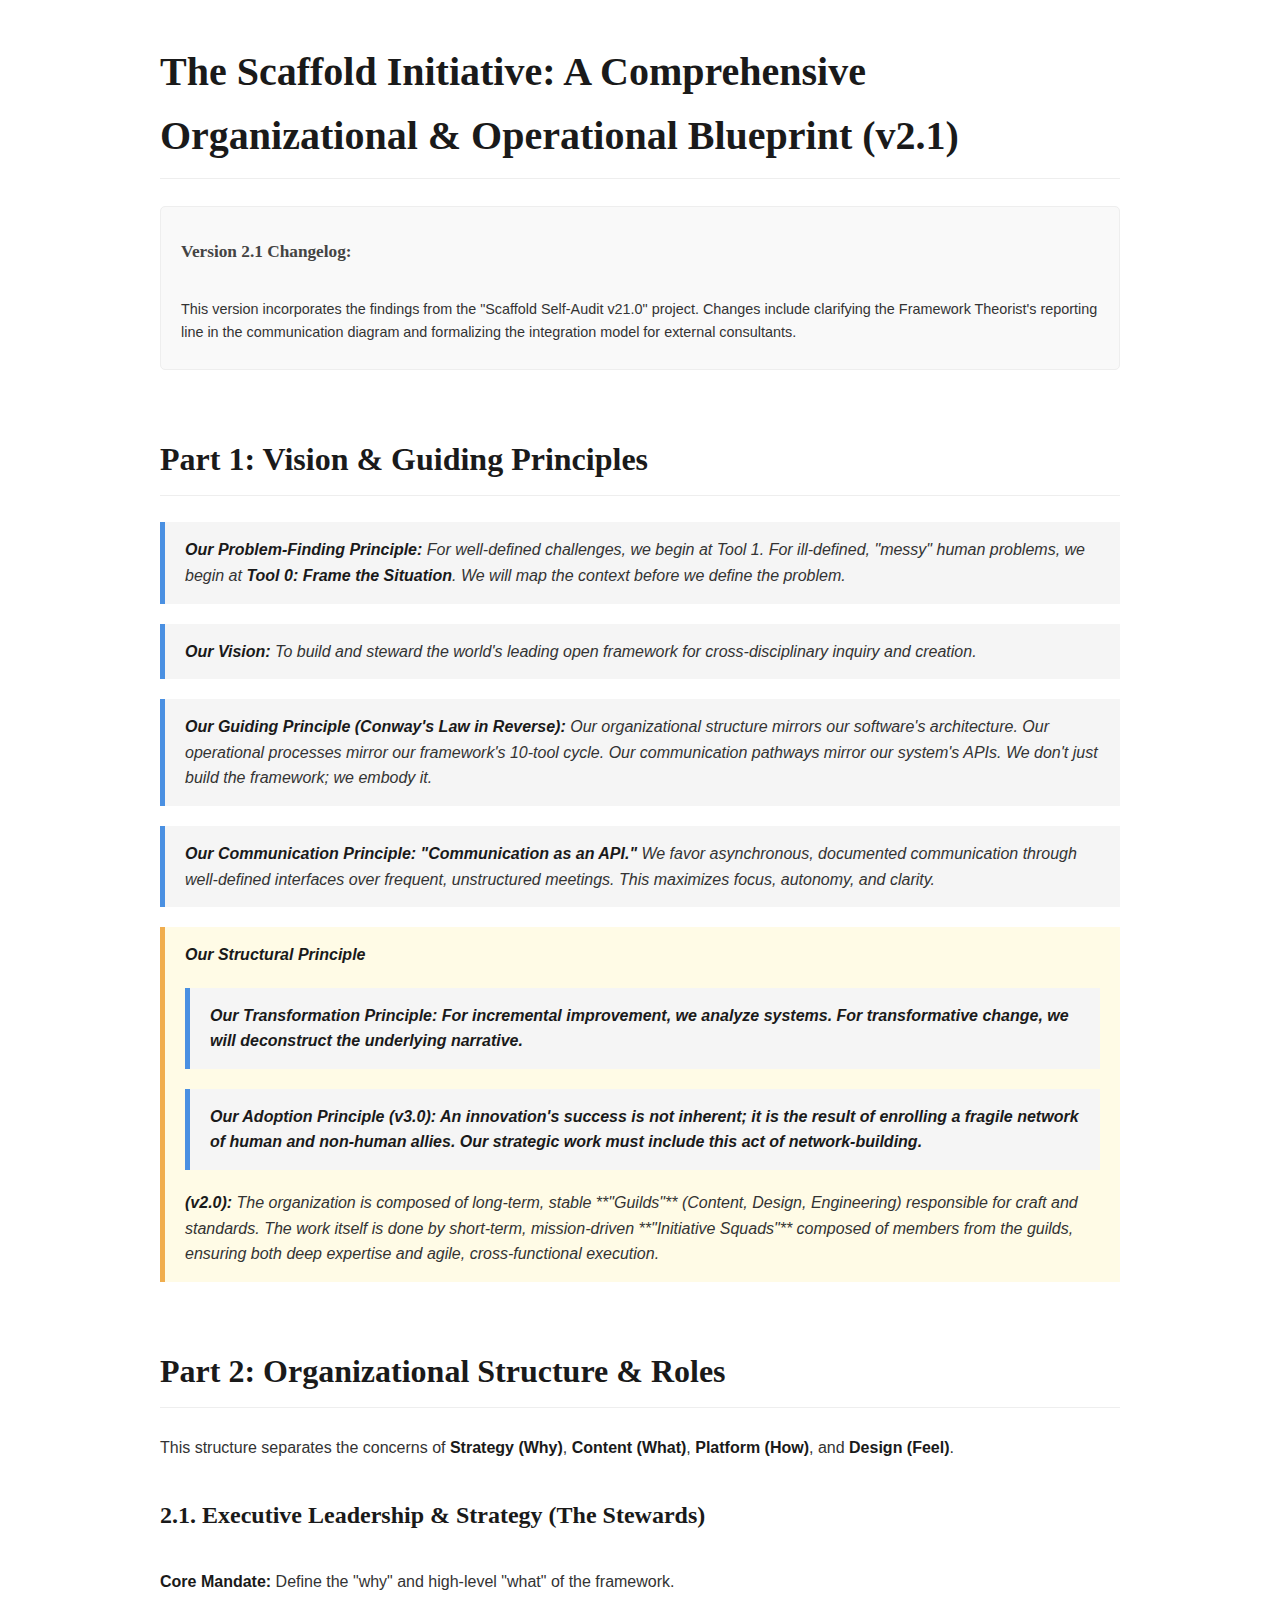
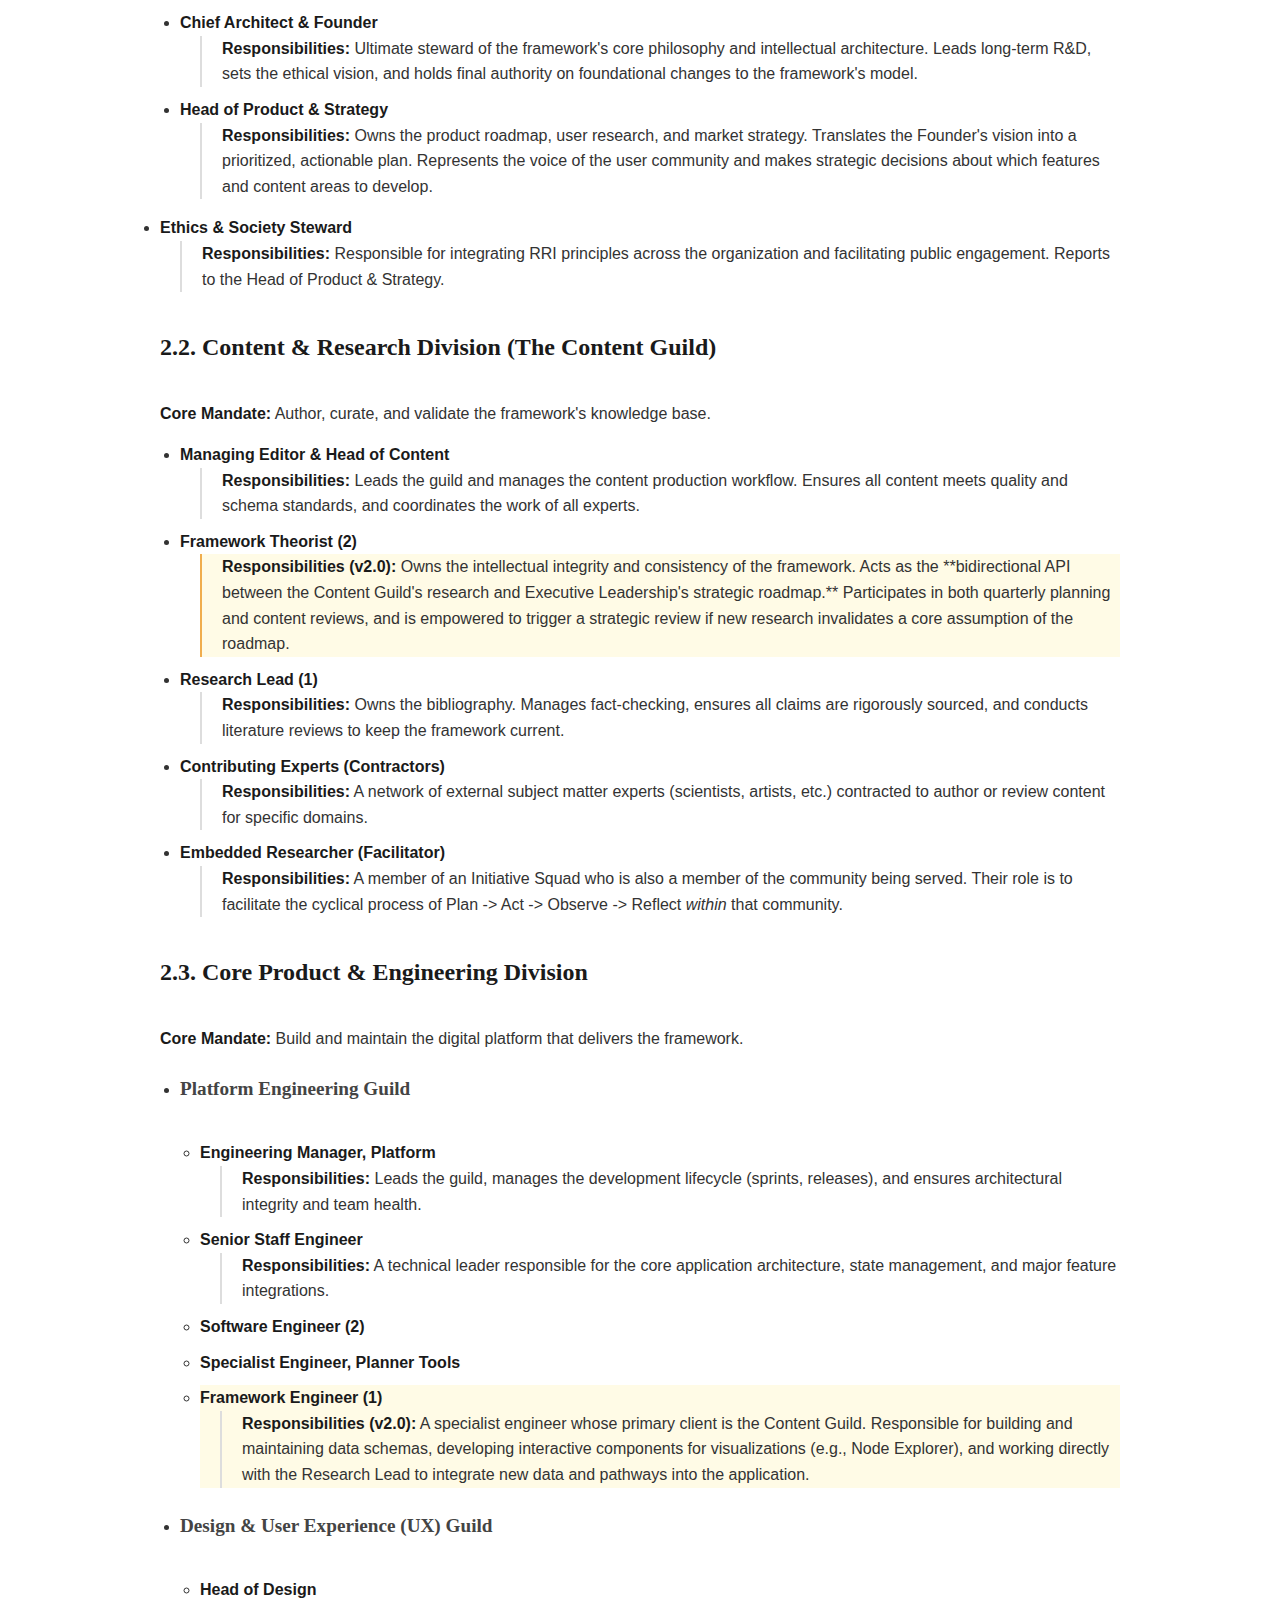
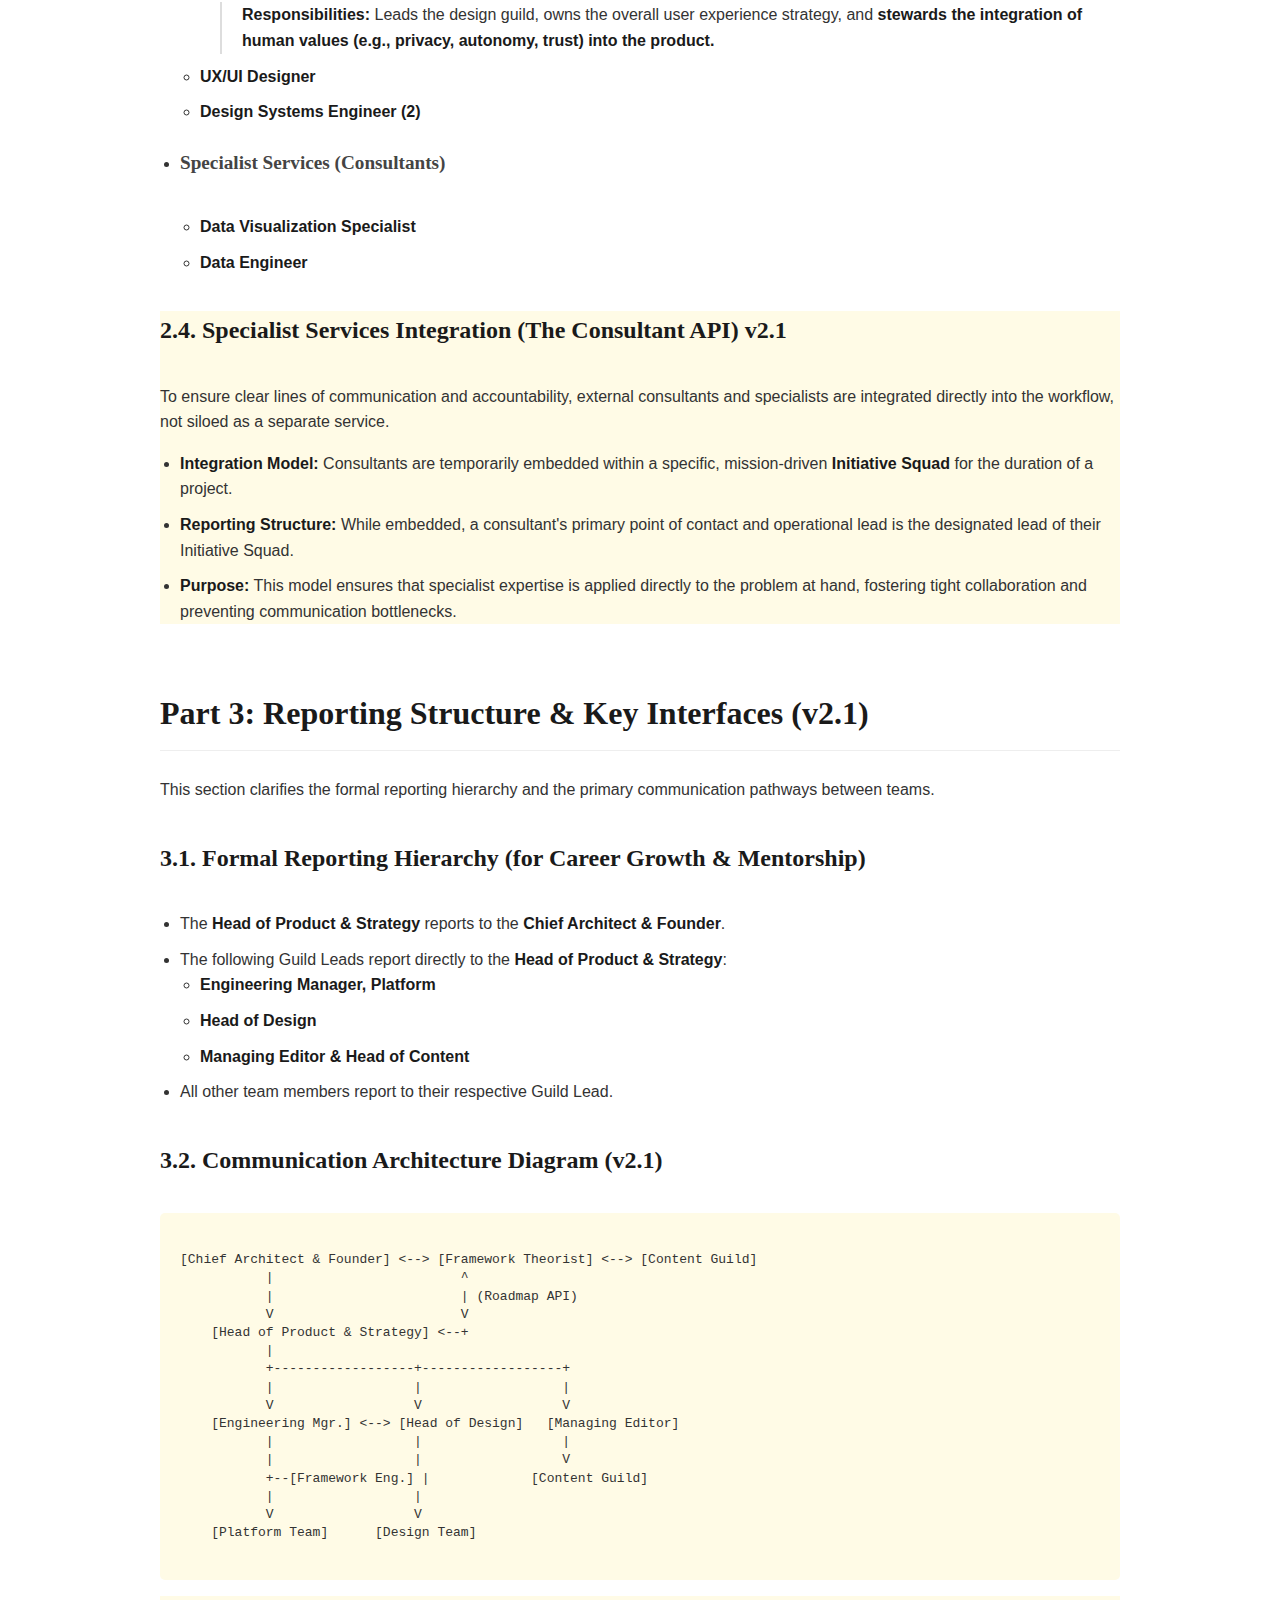
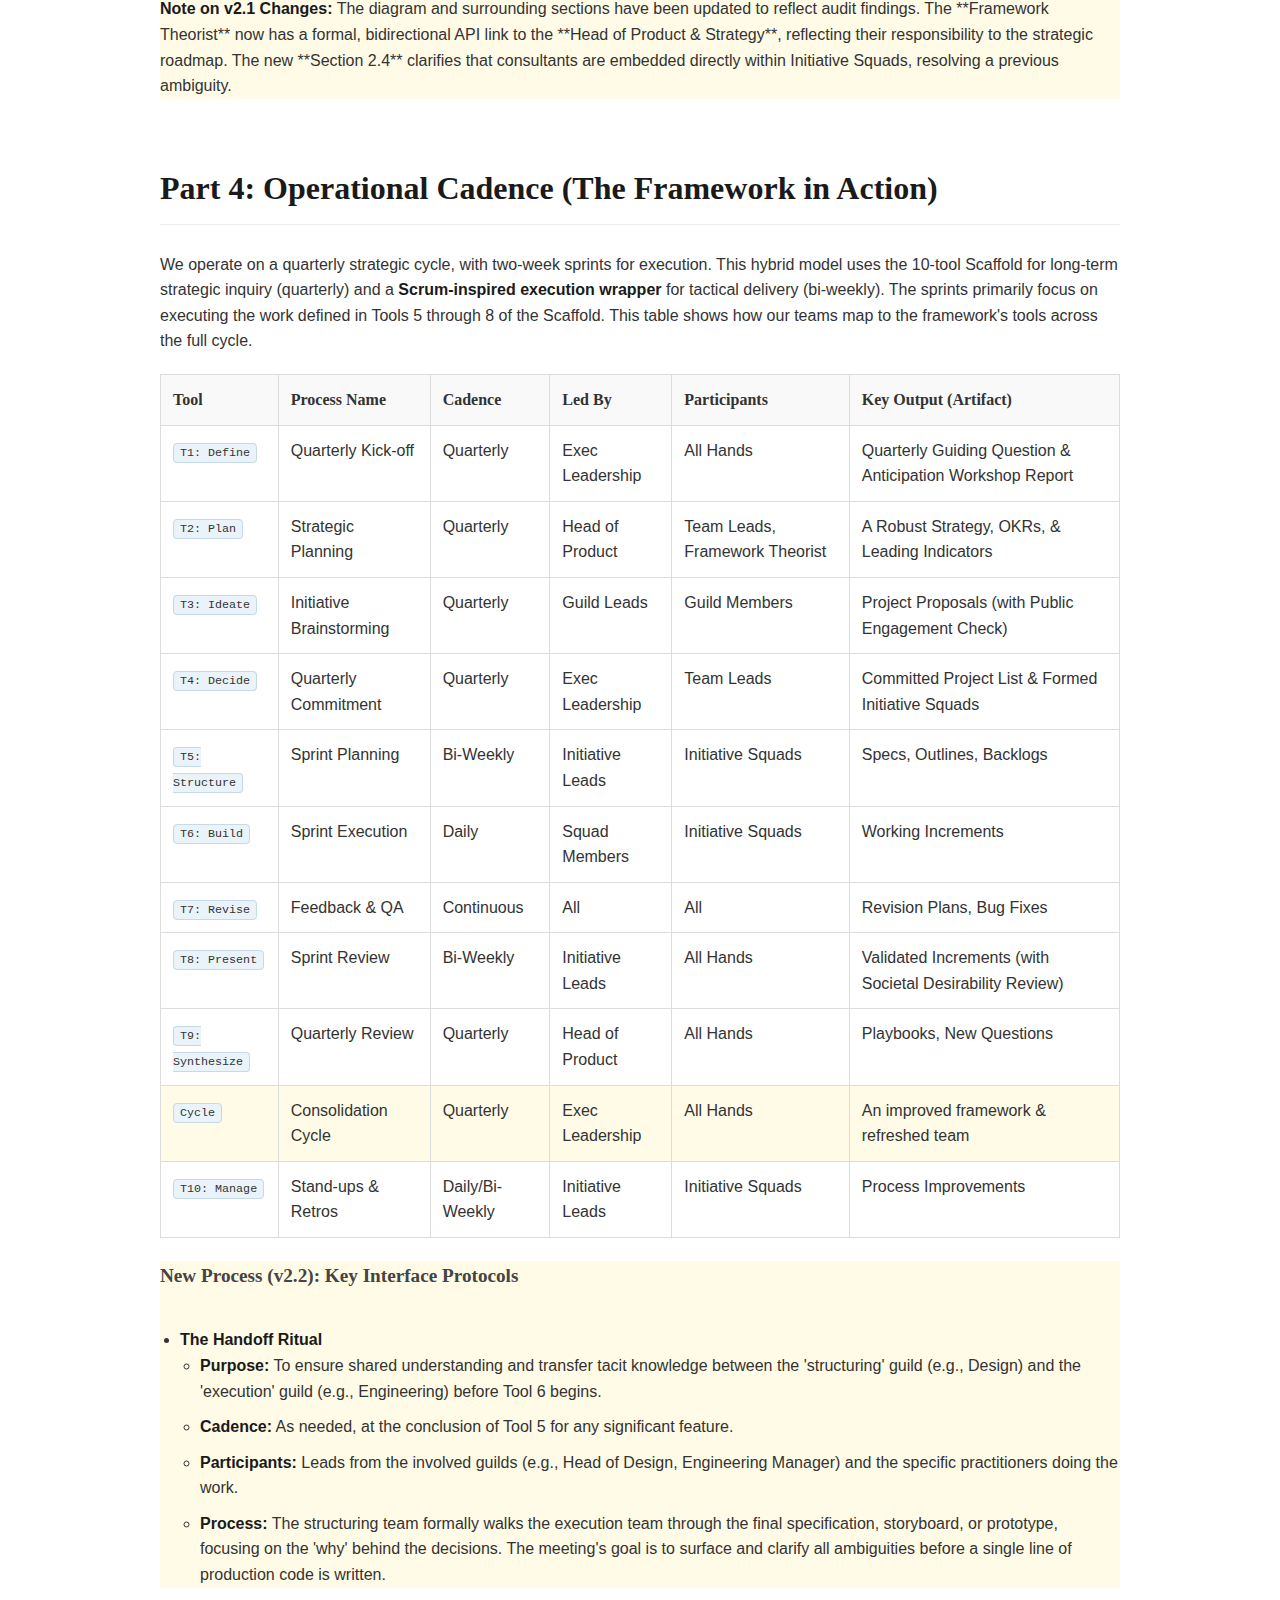
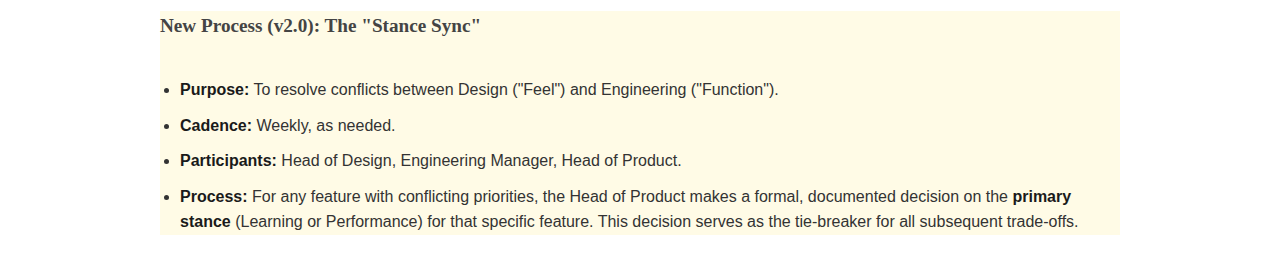
<file: Conway's Law Applied.html>
﻿<!DOCTYPE html>
<html lang="en">
<head>
    <meta charset="UTF-8">
    <meta name="viewport" content="width=device-width, initial-scale=1.0">
    <title>The Scaffold Initiative: Organizational & Operational Blueprint v2.1</title>
    <style>
        body {
            font-family: -apple-system, BlinkMacSystemFont, "Segoe UI", Roboto, Helvetica, Arial, sans-serif;
            line-height: 1.6;
            color: #333;
            max-width: 960px;
            margin: 40px auto;
            padding: 0 20px;
        }
        h1, h2, h3, h4 {
            font-family: "Georgia", "Times New Roman", serif;
            color: #1a1a1a;
            border-bottom: 1px solid #eee;
            padding-bottom: 10px;
        }
        h1 { font-size: 2.5em; }
        h2 { font-size: 2em; margin-top: 2em; }
        h3 { font-size: 1.5em; margin-top: 1.5em; border-bottom: none; }
        h4 { font-size: 1.2em; margin-top: 1.2em; border-bottom: none; color: #444; }
        .principle {
            background-color: #f5f5f5;
            border-left: 5px solid #4a90e2;
            padding: 15px 20px;
            margin: 20px 0;
            font-style: italic;
        }
        ul, ol {
            padding-left: 20px;
        }
        li {
            margin-bottom: 10px;
        }
        strong {
            color: #1a1a1a;
        }
        .role {
            margin-left: 20px;
            padding-left: 20px;
            border-left: 2px solid #ddd;
        }
        table {
            width: 100%;
            border-collapse: collapse;
            margin-top: 20px;
        }
        th, td {
            border: 1px solid #ddd;
            padding: 12px;
            text-align: left;
            vertical-align: top;
        }
        th {
            background-color: #f9f9f9;
            font-family: "Georgia", serif;
        }
        .org-chart {
            font-family: monospace;
            background-color: #f5f5f5;
            padding: 20px;
            border-radius: 5px;
            white-space: pre;
            overflow-x: auto;
            line-height: 1.4;
        }
        .tool-highlight {
            background-color: #eaf3f9;
            padding: 2px 6px;
            border-radius: 4px;
            font-family: monospace;
            font-size: 0.9em;
            border: 1px solid #c5d9e8;
        }
        .revision {
            background-color: #fffbe6;
            border-left-color: #f0ad4e;
        }
        .changelog {
            font-size: 0.9em;
            background-color: #f9f9f9;
            border: 1px solid #eee;
            padding: 10px 20px;
            margin-top: 20px;
            border-radius: 5px;
        }
    </style>
</head>
<body>

<!-- HTML@Conway''s Law Applied.html::document.header.title -->
    <h1>The Scaffold Initiative: A Comprehensive Organizational & Operational Blueprint (v2.1)</h1>
    <div class="changelog revision">
        <h4>Version 2.1 Changelog:</h4>
        <p>This version incorporates the findings from the "Scaffold Self-Audit v21.0" project. Changes include clarifying the Framework Theorist's reporting line in the communication diagram and formalizing the integration model for external consultants.</p>
    </div>

    <h2>Part 1: Vision & Guiding Principles</h2>
    <div class="principle"><strong>Our Problem-Finding Principle:</strong> For well-defined challenges, we begin at Tool 1. For ill-defined, "messy" human problems, we begin at <strong>Tool 0: Frame the Situation</strong>. We will map the context before we define the problem.</div>
    <div class="principle">
        <strong>Our Vision:</strong> To build and steward the world's leading open framework for cross-disciplinary inquiry and creation.
<!-- HTML@Conway''s Law Applied.html::part1.principle.vision -->
    </div>
    <div class="principle">
        <strong>Our Guiding Principle (Conway's Law in Reverse):</strong> Our organizational structure mirrors our software's architecture. Our operational processes mirror our framework's 10-tool cycle. Our communication pathways mirror our system's APIs. We don't just build the framework; we embody it.
    </div>
    <div class="principle">
        <strong>Our Communication Principle: "Communication as an API."</strong> We favor asynchronous, documented communication through well-defined interfaces over frequent, unstructured meetings. This maximizes focus, autonomy, and clarity.
    </div>
    <div class="principle revision">
        <strong>Our Structural Principle
    <div class="principle"><strong>Our Transformation Principle:</strong> For incremental improvement, we analyze systems. For transformative change, we will deconstruct the underlying narrative.</div>
    <div class="principle"><strong>Our Adoption Principle (v3.0):</strong> An innovation's success is not inherent; it is the result of enrolling a fragile network of human and <strong>non-human allies</strong>. Our strategic work must include this act of network-building.</div> (v2.0):</strong> The organization is composed of long-term, stable **"Guilds"** (Content, Design, Engineering) responsible for craft and standards. The work itself is done by short-term, mission-driven **"Initiative Squads"** composed of members from the guilds, ensuring both deep expertise and agile, cross-functional execution.
    </div>

    <h2>Part 2: Organizational Structure & Roles</h2>
    <p>This structure separates the concerns of <strong>Strategy (Why)</strong>, <strong>Content (What)</strong>, <strong>Platform (How)</strong>, and <strong>Design (Feel)</strong>.</p>
<!-- HTML@Conway''s Law Applied.html::part2.header -->

    <h3>2.1. Executive Leadership & Strategy (The Stewards)</h3>
    <p><strong>Core Mandate:</strong> Define the "why" and high-level "what" of the framework.</p>
    <ul>
        <li>
            <strong>Chief Architect & Founder</strong>
            <div class="role">
                <strong>Responsibilities:</strong> Ultimate steward of the framework's core philosophy and intellectual architecture. Leads long-term R&D, sets the ethical vision, and holds final authority on foundational changes to the framework's model.
            </div>
        </li>
        <li>
            <strong>Head of Product & Strategy</strong>
            <div class="role">
                <strong>Responsibilities:</strong> Owns the product roadmap, user research, and market strategy. Translates the Founder's vision into a prioritized, actionable plan. Represents the voice of the user community and makes strategic decisions about which features and content areas to develop.
            </div>
        </li>
    </ul>
        <li><strong>Ethics & Society Steward</strong><div class="role"><strong>Responsibilities:</strong> Responsible for integrating RRI principles across the organization and facilitating public engagement. Reports to the Head of Product & Strategy.</div></li>

    <h3>2.2. Content & Research Division (The Content Guild)</h3>
    <p><strong>Core Mandate:</strong> Author, curate, and validate the framework's knowledge base.</p>
    <ul>
        <li>
            <strong>Managing Editor & Head of Content</strong>
            <div class="role">
                <strong>Responsibilities:</strong> Leads the guild and manages the content production workflow. Ensures all content meets quality and schema standards, and coordinates the work of all experts.
            </div>
        </li>
        <li>
            <strong>Framework Theorist (2)</strong>
            <div class="role revision">
                <strong>Responsibilities (v2.0):</strong> Owns the intellectual integrity and consistency of the framework. Acts as the **bidirectional API between the Content Guild's research and Executive Leadership's strategic roadmap.** Participates in both quarterly planning and content reviews, and is empowered to trigger a strategic review if new research invalidates a core assumption of the roadmap.
            </div>
        </li>
        <li>
            <strong>Research Lead (1)</strong>
            <div class="role">
                <strong>Responsibilities:</strong> Owns the bibliography. Manages fact-checking, ensures all claims are rigorously sourced, and conducts literature reviews to keep the framework current.
            </div>
        </li>
        <li>
            <strong>Contributing Experts (Contractors)</strong>
            <div class="role">
                <strong>Responsibilities:</strong> A network of external subject matter experts (scientists, artists, etc.) contracted to author or review content for specific domains.
            </div>
        </li>
        <li><strong>Embedded Researcher (Facilitator)</strong><div class="role"><strong>Responsibilities:</strong> A member of an Initiative Squad who is also a member of the community being served. Their role is to facilitate the cyclical process of Plan -> Act -> Observe -> Reflect <em>within</em> that community.</div></li>
    </ul>

    <h3>2.3. Core Product & Engineering Division</h3>
    <p><strong>Core Mandate:</strong> Build and maintain the digital platform that delivers the framework.</p>
    <ul>
        <li>
            <h4>Platform Engineering Guild</h4>
            <ul>
                <li>
                    <strong>Engineering Manager, Platform</strong>
                    <div class="role">
                        <strong>Responsibilities:</strong> Leads the guild, manages the development lifecycle (sprints, releases), and ensures architectural integrity and team health.
                    </div>
                </li>
                <li>
                    <strong>Senior Staff Engineer</strong>
                    <div class="role">
                        <strong>Responsibilities:</strong> A technical leader responsible for the core application architecture, state management, and major feature integrations.
                    </div>
                </li>
                <li><strong>Software Engineer (2)</strong></li>
                <li><strong>Specialist Engineer, Planner Tools</strong></li>
                <li class="revision">
                    <strong>Framework Engineer (1)</strong>
                    <div class="role">
                        <strong>Responsibilities (v2.0):</strong> A specialist engineer whose primary client is the Content Guild. Responsible for building and maintaining data schemas, developing interactive components for visualizations (e.g., Node Explorer), and working directly with the Research Lead to integrate new data and pathways into the application.
                    </div>
                </li>
            </ul>
        </li>
        <li>
            <h4>Design & User Experience (UX) Guild</h4>
            <ul>
                <li>
                    <strong>Head of Design</strong>
                    <div class="role">
                        <strong>Responsibilities:</strong> Leads the design guild, owns the overall user experience strategy, and <strong>stewards the integration of human values (e.g., privacy, autonomy, trust) into the product.</strong>
                    </div>
                </li>
                <li><strong>UX/UI Designer</strong></li>
                <li><strong>Design Systems Engineer (2)</strong></li>
            </ul>
        </li>
        <li>
            <h4>Specialist Services (Consultants)</h4>
            <ul>
                <li><strong>Data Visualization Specialist</strong></li>
                <li><strong>Data Engineer</strong></li>
            </ul>
        </li>
    </ul>

    <div class="revision">
        <h3>2.4. Specialist Services Integration (The Consultant API) v2.1</h3>
        <p>To ensure clear lines of communication and accountability, external consultants and specialists are integrated directly into the workflow, not siloed as a separate service.</p>
        <ul>
            <li><strong>Integration Model:</strong> Consultants are temporarily embedded within a specific, mission-driven <strong>Initiative Squad</strong> for the duration of a project.</li>
            <li><strong>Reporting Structure:</strong> While embedded, a consultant's primary point of contact and operational lead is the designated lead of their Initiative Squad.</li>
            <li><strong>Purpose:</strong> This model ensures that specialist expertise is applied directly to the problem at hand, fostering tight collaboration and preventing communication bottlenecks.</li>
        </ul>
    </div>

    <h2>Part 3: Reporting Structure & Key Interfaces (v2.1)</h2>
    <p>This section clarifies the formal reporting hierarchy and the primary communication pathways between teams.</p>
    
    <h3>3.1. Formal Reporting Hierarchy (for Career Growth & Mentorship)</h3>
    <ul>
        <li>The <strong>Head of Product & Strategy</strong> reports to the <strong>Chief Architect & Founder</strong>.</li>
        <li>The following Guild Leads report directly to the <strong>Head of Product & Strategy</strong>:
            <ul>
                <li><strong>Engineering Manager, Platform</strong></li>
                <li><strong>Head of Design</strong></li>
                <li><strong>Managing Editor & Head of Content</strong></li>
            </ul>
        </li>
        <li>All other team members report to their respective Guild Lead.</li>
    </ul>

    <h3>3.2. Communication Architecture Diagram (v2.1)</h3>
    <div class="org-chart revision">
[Chief Architect & Founder] &lt;--&gt; [Framework Theorist] &lt;--&gt; [Content Guild]
           |                        ^
           |                        | (Roadmap API)
           V                        V
    [Head of Product & Strategy] &lt;--+
           |
           +------------------+------------------+
           |                  |                  |
           V                  V                  V
    [Engineering Mgr.] &lt;--&gt; [Head of Design]   [Managing Editor]
           |                  |                  |
           |                  |                  V
           +--[Framework Eng.] |             [Content Guild]
           |                  |
           V                  V
    [Platform Team]      [Design Team]
    </div>
    <p class="revision"><strong>Note on v2.1 Changes:</strong> The diagram and surrounding sections have been updated to reflect audit findings. The **Framework Theorist** now has a formal, bidirectional API link to the **Head of Product & Strategy**, reflecting their responsibility to the strategic roadmap. The new **Section 2.4** clarifies that consultants are embedded directly within Initiative Squads, resolving a previous ambiguity.</p>

    <h2>Part 4: Operational Cadence (The Framework in Action)</h2>
    <p>We operate on a quarterly strategic cycle, with two-week sprints for execution. This hybrid model uses the 10-tool Scaffold for long-term strategic inquiry (quarterly) and a <strong>Scrum-inspired execution wrapper</strong> for tactical delivery (bi-weekly). The sprints primarily focus on executing the work defined in Tools 5 through 8 of the Scaffold. This table shows how our teams map to the framework's tools across the full cycle.</p>
    <table>
        <thead>
            <tr>
                <th>Tool</th>
                <th>Process Name</th>
                <th>Cadence</th>
                <th>Led By</th>
                <th>Participants</th>
                <th>Key Output (Artifact)</th>
            </tr>
        </thead>
        <tbody>
            <tr>
                <td><span class="tool-highlight">T1: Define</span></td>
                <td>Quarterly Kick-off</td>
                <td>Quarterly</td>
                <td>Exec Leadership</td>
                <td>All Hands</td>
                <td>Quarterly Guiding Question & Anticipation Workshop Report</td>
            </tr>
            <tr>
                <td><span class="tool-highlight">T2: Plan</span></td>
                <td>Strategic Planning</td>
                <td>Quarterly</td>
                <td>Head of Product</td>
                <td>Team Leads, Framework Theorist</td>
                <td>A Robust Strategy, OKRs, & Leading Indicators</td>
            </tr>
            <tr>
                <td><span class="tool-highlight">T3: Ideate</span></td>
                <td>Initiative Brainstorming</td>
                <td>Quarterly</td>
                <td>Guild Leads</td>
                <td>Guild Members</td>
                <td>Project Proposals (with Public Engagement Check)</td>
            </tr>
            <tr>
                <td><span class="tool-highlight">T4: Decide</span></td>
                <td>Quarterly Commitment</td>
                <td>Quarterly</td>
                <td>Exec Leadership</td>
                <td>Team Leads</td>
                <td>Committed Project List & Formed Initiative Squads</td>
            </tr>
            <tr>
                <td><span class="tool-highlight">T5: Structure</span></td>
                <td>Sprint Planning</td>
                <td>Bi-Weekly</td>
                <td>Initiative Leads</td>
                <td>Initiative Squads</td>
                <td>Specs, Outlines, Backlogs</td>
            </tr>
            <tr>
                <td><span class="tool-highlight">T6: Build</span></td>
                <td>Sprint Execution</td>
                <td>Daily</td>
                <td>Squad Members</td>
                <td>Initiative Squads</td>
                <td>Working Increments</td>
            </tr>
            <tr>
                <td><span class="tool-highlight">T7: Revise</span></td>
                <td>Feedback & QA</td>
                <td>Continuous</td>
                <td>All</td>
                <td>All</td>
                <td>Revision Plans, Bug Fixes</td>
            </tr>
            <tr>
                <td><span class="tool-highlight">T8: Present</span></td>
                <td>Sprint Review</td>
                <td>Bi-Weekly</td>
                <td>Initiative Leads</td>
                <td>All Hands</td>
                <td>Validated Increments (with Societal Desirability Review)</td>
            </tr>
                        <tr>
                <td><span class="tool-highlight">T9: Synthesize</span></td>
                <td>Quarterly Review</td>
                <td>Quarterly</td>
                <td>Head of Product</td>
                <td>All Hands</td>
                <td>Playbooks, New Questions</td>
            </tr>
            <tr class="revision">
                <td><span class="tool-highlight">Cycle</span></td>
                <td>Consolidation Cycle</td>
                <td>Quarterly</td>
                <td>Exec Leadership</td>
                <td>All Hands</td>
                <td>An improved framework & refreshed team</td>
            </tr>
            <tr>
                <td><span class="tool-highlight">T10: Manage</span></td>
                <td>Stand-ups & Retros</td>
                <td>Daily/Bi-Weekly</td>
                <td>Initiative Leads</td>
                <td>Initiative Squads</td>
                <td>Process Improvements</td>
            </tr>
        </tbody>
        </table>
    <div class="revision">
        <h4>New Process (v2.2): Key Interface Protocols</h4>
        <ul>
            <li><strong>The Handoff Ritual</strong>
                <ul>
                    <li><strong>Purpose:</strong> To ensure shared understanding and transfer tacit knowledge between the 'structuring' guild (e.g., Design) and the 'execution' guild (e.g., Engineering) before Tool 6 begins.</li>
                    <li><strong>Cadence:</strong> As needed, at the conclusion of Tool 5 for any significant feature.</li>
                    <li><strong>Participants:</strong> Leads from the involved guilds (e.g., Head of Design, Engineering Manager) and the specific practitioners doing the work.</li>
                    <li><strong>Process:</strong> The structuring team formally walks the execution team through the final specification, storyboard, or prototype, focusing on the 'why' behind the decisions. The meeting's goal is to surface and clarify all ambiguities before a single line of production code is written.</li>
                </ul>
            </li>
        </ul>
    </div>
    <div class="revision">
        <h4>New Process (v2.0): The "Stance Sync"</h4>
        <ul>
            <li><strong>Purpose:</strong> To resolve conflicts between Design ("Feel") and Engineering ("Function").</li>
            <li><strong>Cadence:</strong> Weekly, as needed.</li>
            <li><strong>Participants:</strong> Head of Design, Engineering Manager, Head of Product.</li>
            <li><strong>Process:</strong> For any feature with conflicting priorities, the Head of Product makes a formal, documented decision on the <strong>primary stance</strong> (Learning or Performance) for that specific feature. This decision serves as the tie-breaker for all subsequent trade-offs.</li>
        </ul>
    </div>

</body>
</html>
</file>
